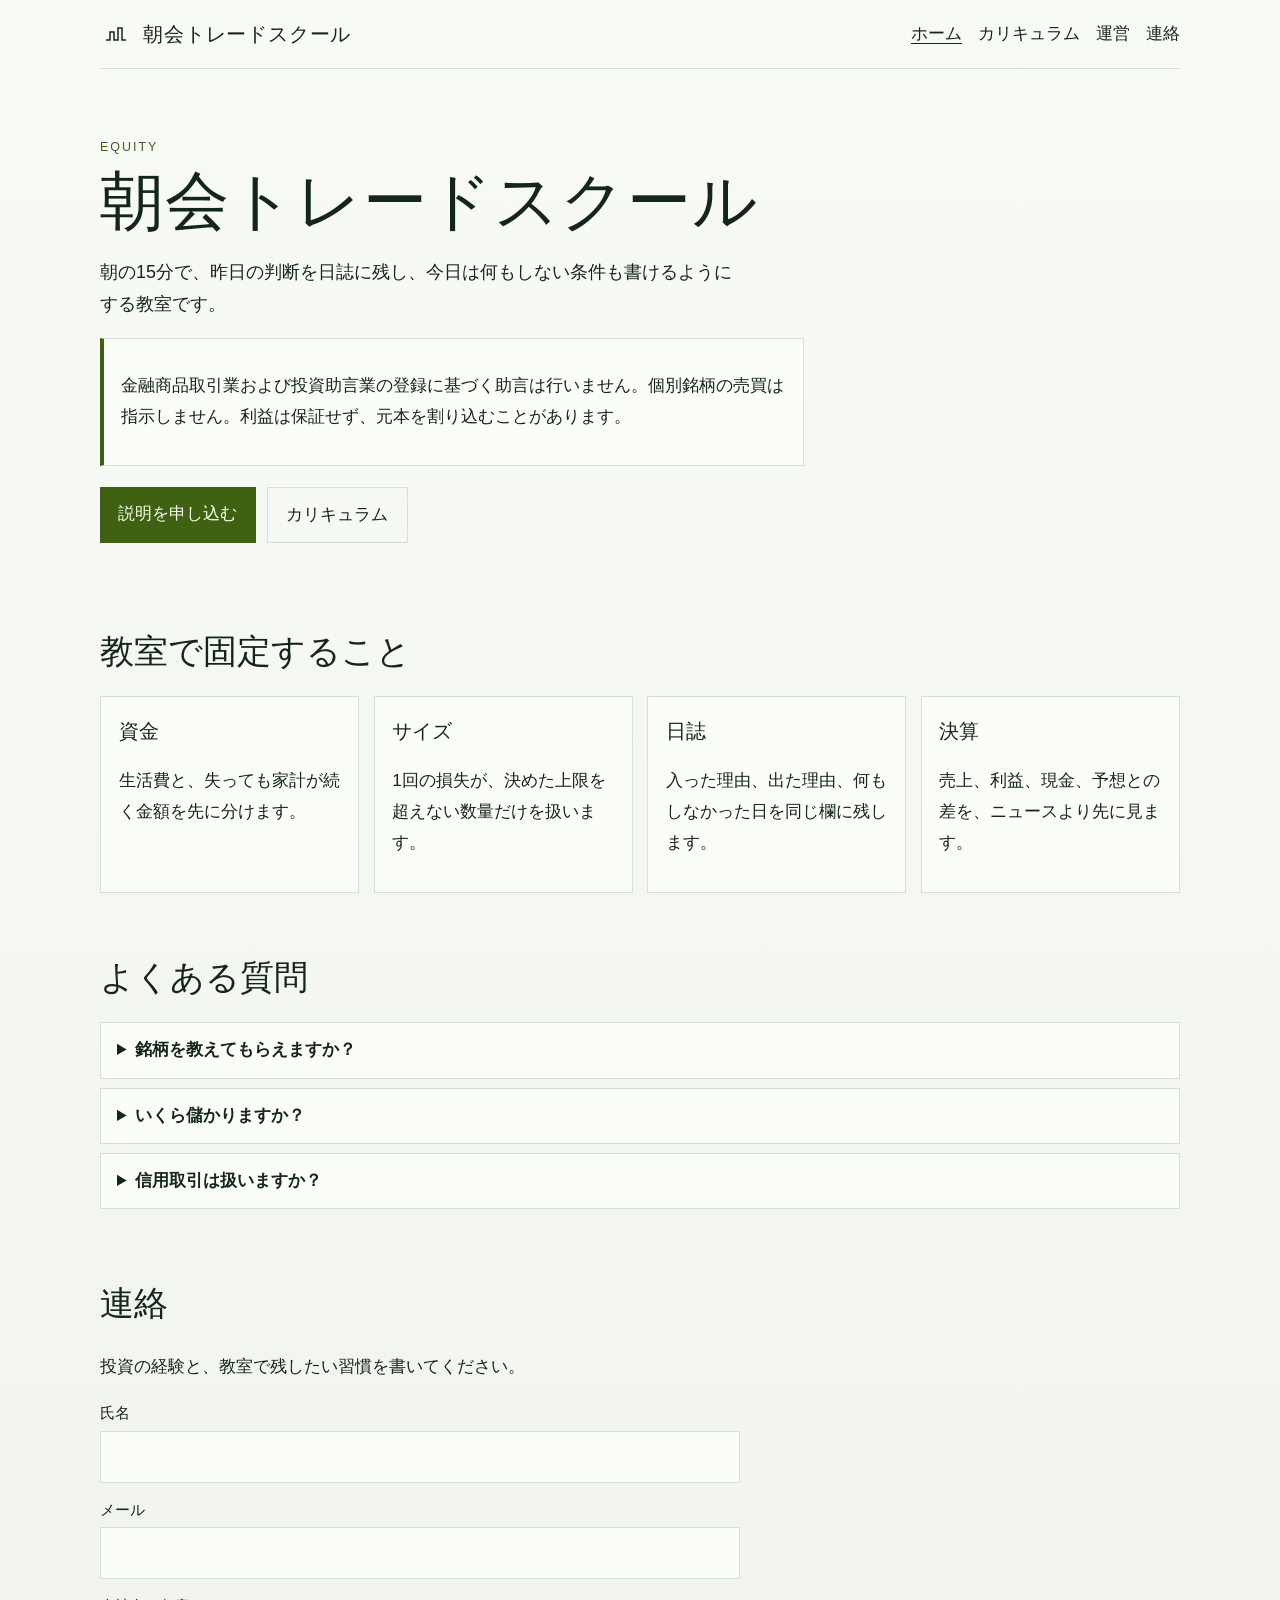
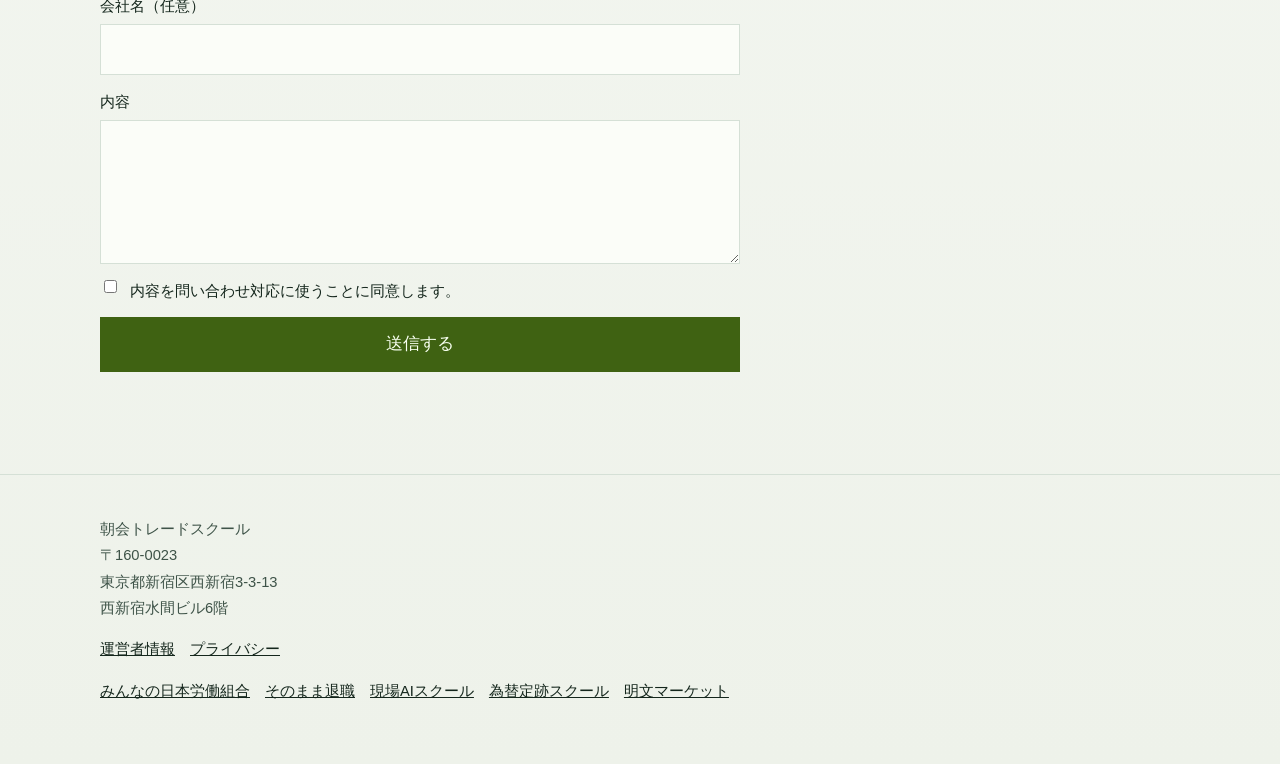
<file: index.html>
<!doctype html>
<html lang="ja">
<head>
  <meta charset="utf-8">
  <meta name="viewport" content="width=device-width, initial-scale=1">
  <title>記録と資金管理の株の教室｜朝会トレードスクール</title>
  <meta name="description" content="個別銘柄の売買指示はしません。日誌、サイズ、決算の読み方を扱うスクールです。">
  <link rel="canonical" href="https://y5lc3p7d.pro/">
  <link rel="stylesheet" href="/assets/base.css">
  <link rel="stylesheet" href="/assets/kabu.css">
</head>
<body>
  <a class="skip" href="#main">本文へ</a>
  <header class="wrap site-header">
    <a class="brand" href="/"><svg class="mark" viewBox="0 0 32 32" aria-hidden="true"><path d="M6 22h4V14h4v8h4V10h4v12h4" fill="none" stroke="currentColor" stroke-width="1.5"/></svg>朝会トレードスクール</a>
    <nav aria-label="主要"><a href="/" aria-current="page">ホーム</a><a href="/curriculum.html">カリキュラム</a><a href="/operator.html">運営</a><a href="/#contact">連絡</a></nav>
  </header>
  <main id="main" class="wrap">
      <section class="hero"><p class="eyebrow">EQUITY</p><h1>朝会トレードスクール</h1>
      <p class="lede">朝の15分で、昨日の判断を日誌に残し、今日は何もしない条件も書けるようにする教室です。</p>
      <div class="notice"><p>金融商品取引業および投資助言業の登録に基づく助言は行いません。個別銘柄の売買は指示しません。利益は保証せず、元本を割り込むことがあります。</p></div>
      <p class="actions"><a class="button" href="#contact">説明を申し込む</a><a class="button secondary" href="/curriculum.html">カリキュラム</a></p></section>
      <section><h2>教室で固定すること</h2><div class="grid">
        <article class="card"><h3>資金</h3><p>生活費と、失っても家計が続く金額を先に分けます。</p></article>
        <article class="card"><h3>サイズ</h3><p>1回の損失が、決めた上限を超えない数量だけを扱います。</p></article>
        <article class="card"><h3>日誌</h3><p>入った理由、出た理由、何もしなかった日を同じ欄に残します。</p></article>
        <article class="card"><h3>決算</h3><p>売上、利益、現金、予想との差を、ニュースより先に見ます。</p></article>
      </div></section>
      <section><h2>よくある質問</h2><details><summary>銘柄を教えてもらえますか？</summary><p>教えません。見る順序と、見送りの条件を扱います。</p></details><details><summary>いくら儲かりますか？</summary><p>分かりません。過去の上手くいった話は、これからの結果になりません。</p></details><details><summary>信用取引は扱いますか？</summary><p>入門の課程では扱いません。借りたお金での売買は教材にしません。</p></details></section>
      <section id="contact"><h2>連絡</h2><p>投資の経験と、教室で残したい習慣を書いてください。</p>
    <form data-contact>
      <label>氏名<input name="name" required maxlength="80" autocomplete="name"></label>
      <label>メール<input name="email" type="email" required maxlength="120" autocomplete="email"></label>
      <label>会社名（任意）<input name="company" maxlength="120"></label>
      <label>内容<textarea name="message" required maxlength="2000"></textarea></label>
      <label class="check"><input name="consent" type="checkbox" value="yes" required><span>内容を問い合わせ対応に使うことに同意します。</span></label>
      <label class="hp">会社サイト<input name="company_website" tabindex="-1" autocomplete="off"></label>
      <button type="submit">送信する</button>
      <p class="status" data-status role="status"></p>
    </form></section></main>
  <footer><div class="wrap"><p>朝会トレードスクール<br>〒160-0023<br>東京都新宿区西新宿3-3-13<br>西新宿水間ビル6階</p><p><a href="/operator.html">運営者情報</a>　<a href="/privacy.html">プライバシー</a></p><p><a href="https://ケイイレブン予約.jp/">みんなの日本労働組合</a>　<a href="https://znt8k2wm.jp/">そのまま退職</a>　<a href="https://icvy8m2x.online/">現場AIスクール</a>　<a href="https://znted0a26.tokyo/">為替定跡スクール</a>　<a href="https://l3qc8z5k.support/">明文マーケット</a></p></div></footer>
  <script src="/assets/form.js"></script>
</body>
</html>
</file>
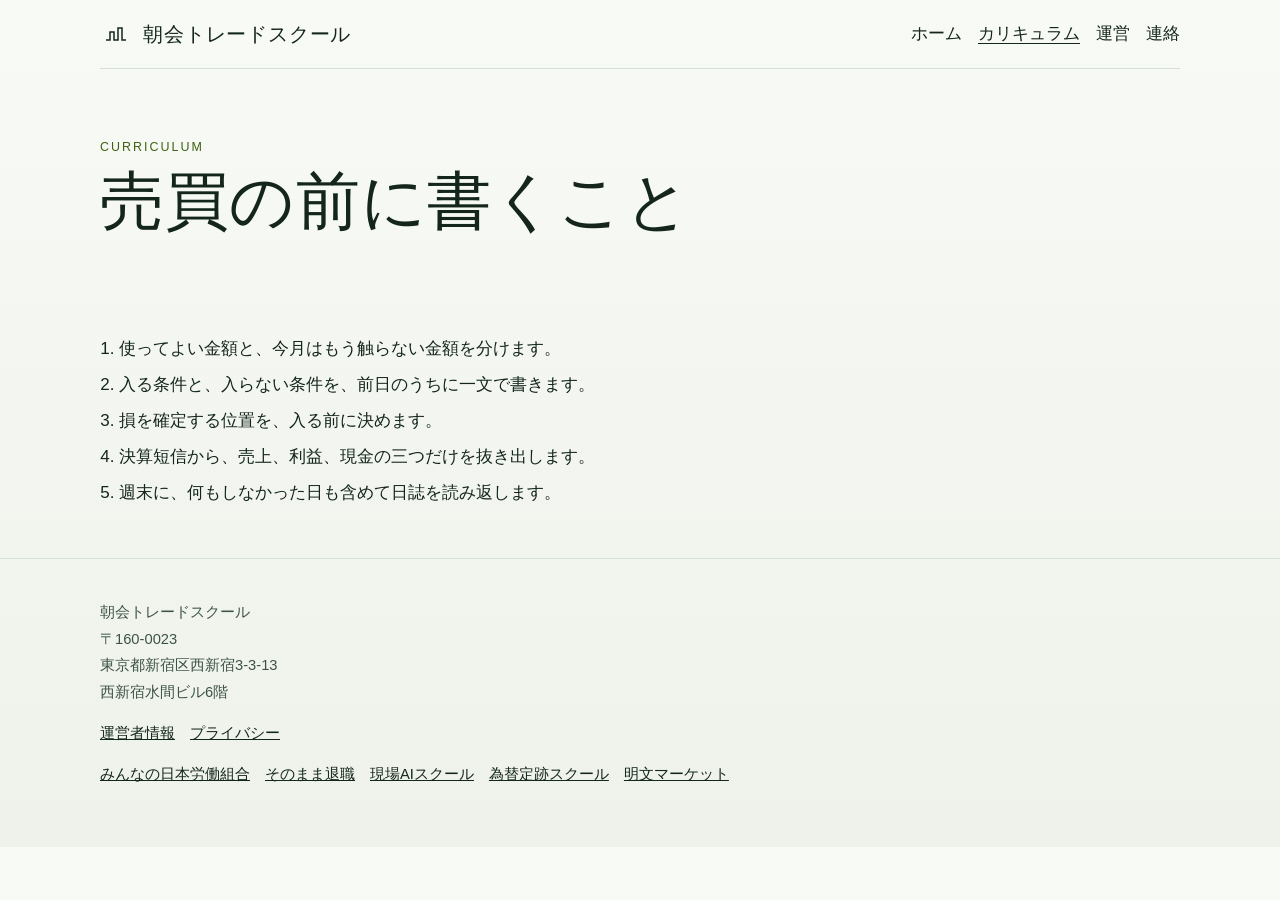
<file: curriculum.html>
<!doctype html>
<html lang="ja">
<head>
  <meta charset="utf-8">
  <meta name="viewport" content="width=device-width, initial-scale=1">
  <title>カリキュラム｜朝会トレードスクール</title>
  <meta name="description" content="朝会トレードスクールで繰り返す内容です。">
  <link rel="canonical" href="https://y5lc3p7d.pro/curriculum.html">
  <link rel="stylesheet" href="/assets/base.css">
  <link rel="stylesheet" href="/assets/kabu.css">
</head>
<body>
  <a class="skip" href="#main">本文へ</a>
  <header class="wrap site-header">
    <a class="brand" href="/"><svg class="mark" viewBox="0 0 32 32" aria-hidden="true"><path d="M6 22h4V14h4v8h4V10h4v12h4" fill="none" stroke="currentColor" stroke-width="1.5"/></svg>朝会トレードスクール</a>
    <nav aria-label="主要"><a href="/">ホーム</a><a href="/curriculum.html" aria-current="page">カリキュラム</a><a href="/operator.html">運営</a><a href="/#contact">連絡</a></nav>
  </header>
  <main id="main" class="wrap">
      <section class="hero"><p class="eyebrow">CURRICULUM</p><h1>売買の前に書くこと</h1></section>
      <section><ol class="steps">
        <li>使ってよい金額と、今月はもう触らない金額を分けます。</li>
        <li>入る条件と、入らない条件を、前日のうちに一文で書きます。</li>
        <li>損を確定する位置を、入る前に決めます。</li>
        <li>決算短信から、売上、利益、現金の三つだけを抜き出します。</li>
        <li>週末に、何もしなかった日も含めて日誌を読み返します。</li>
      </ol></section></main>
  <footer><div class="wrap"><p>朝会トレードスクール<br>〒160-0023<br>東京都新宿区西新宿3-3-13<br>西新宿水間ビル6階</p><p><a href="/operator.html">運営者情報</a>　<a href="/privacy.html">プライバシー</a></p><p><a href="https://ケイイレブン予約.jp/">みんなの日本労働組合</a>　<a href="https://znt8k2wm.jp/">そのまま退職</a>　<a href="https://icvy8m2x.online/">現場AIスクール</a>　<a href="https://znted0a26.tokyo/">為替定跡スクール</a>　<a href="https://l3qc8z5k.support/">明文マーケット</a></p></div></footer>
  <script src="/assets/form.js"></script>
</body>
</html>
</file>
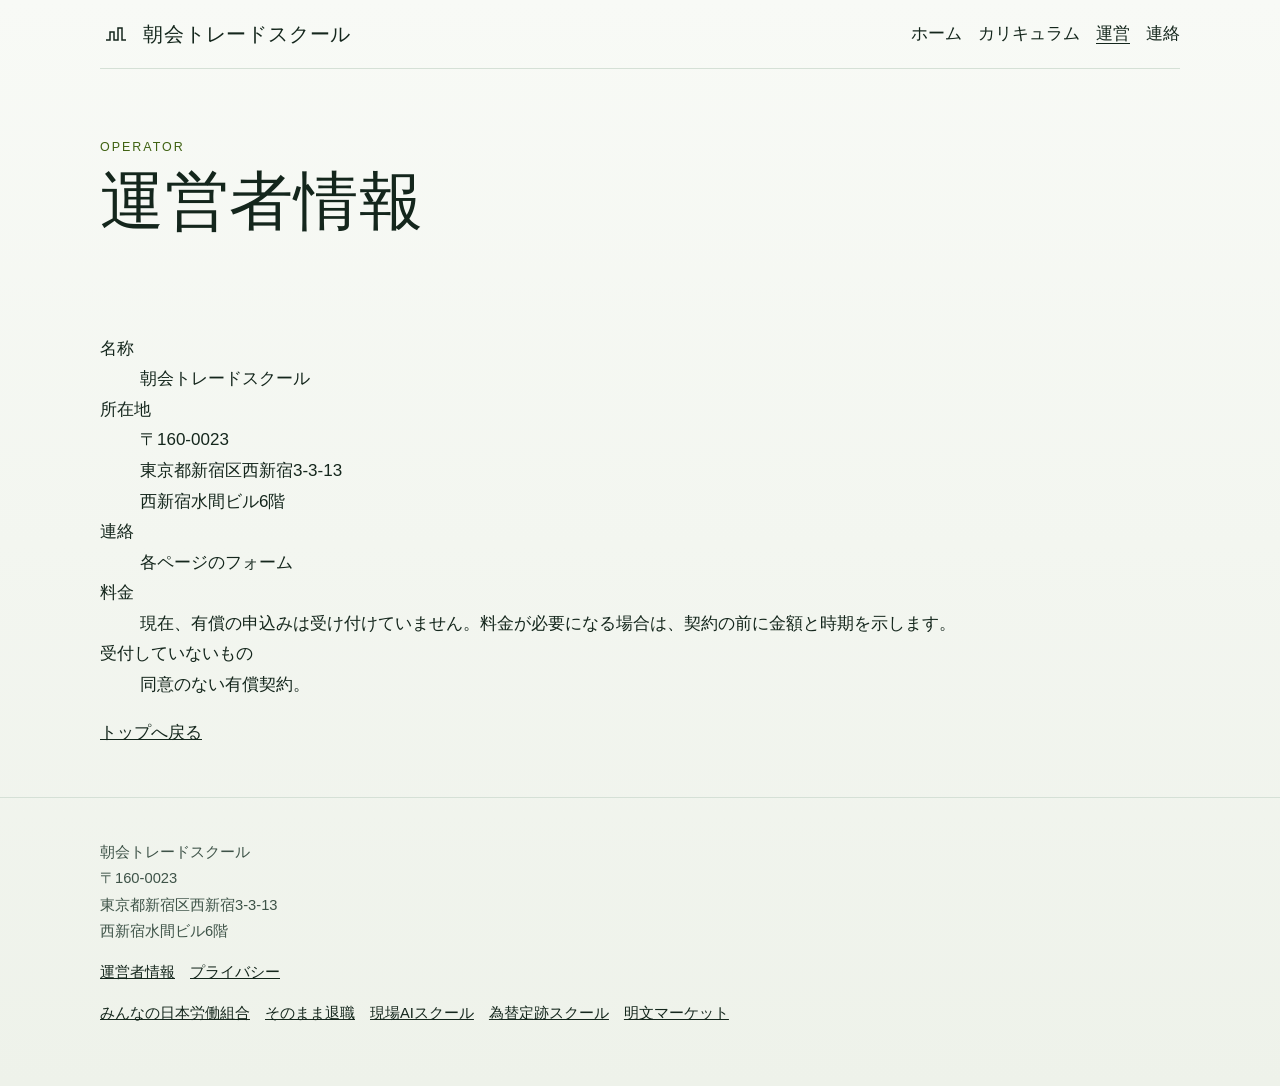
<file: operator.html>
<!doctype html>
<html lang="ja">
<head>
  <meta charset="utf-8">
  <meta name="viewport" content="width=device-width, initial-scale=1">
  <title>運営者情報｜朝会トレードスクール</title>
  <meta name="description" content="朝会トレードスクールの所在地と受付範囲です。">
  <link rel="canonical" href="https://y5lc3p7d.pro/operator.html">
  <link rel="stylesheet" href="/assets/base.css">
  <link rel="stylesheet" href="/assets/kabu.css">
</head>
<body>
  <a class="skip" href="#main">本文へ</a>
  <header class="wrap site-header">
    <a class="brand" href="/"><svg class="mark" viewBox="0 0 32 32" aria-hidden="true"><path d="M6 22h4V14h4v8h4V10h4v12h4" fill="none" stroke="currentColor" stroke-width="1.5"/></svg>朝会トレードスクール</a>
    <nav aria-label="主要"><a href="/">ホーム</a><a href="/curriculum.html">カリキュラム</a><a href="/operator.html" aria-current="page">運営</a><a href="/#contact">連絡</a></nav>
  </header>
  <main id="main" class="wrap">
      <section class="hero"><p class="eyebrow">OPERATOR</p><h1>運営者情報</h1></section>
      <section><dl>
        <dt>名称</dt><dd>朝会トレードスクール</dd>
        <dt>所在地</dt><dd>〒160-0023<br>東京都新宿区西新宿3-3-13<br>西新宿水間ビル6階</dd>
        <dt>連絡</dt><dd>各ページのフォーム</dd>
        <dt>料金</dt><dd>現在、有償の申込みは受け付けていません。料金が必要になる場合は、契約の前に金額と時期を示します。</dd>
        <dt>受付していないもの</dt><dd>同意のない有償契約。</dd>
      </dl><p><a href="/">トップへ戻る</a></p></section></main>
  <footer><div class="wrap"><p>朝会トレードスクール<br>〒160-0023<br>東京都新宿区西新宿3-3-13<br>西新宿水間ビル6階</p><p><a href="/operator.html">運営者情報</a>　<a href="/privacy.html">プライバシー</a></p><p><a href="https://ケイイレブン予約.jp/">みんなの日本労働組合</a>　<a href="https://znt8k2wm.jp/">そのまま退職</a>　<a href="https://icvy8m2x.online/">現場AIスクール</a>　<a href="https://znted0a26.tokyo/">為替定跡スクール</a>　<a href="https://l3qc8z5k.support/">明文マーケット</a></p></div></footer>
  <script src="/assets/form.js"></script>
</body>
</html>
</file>
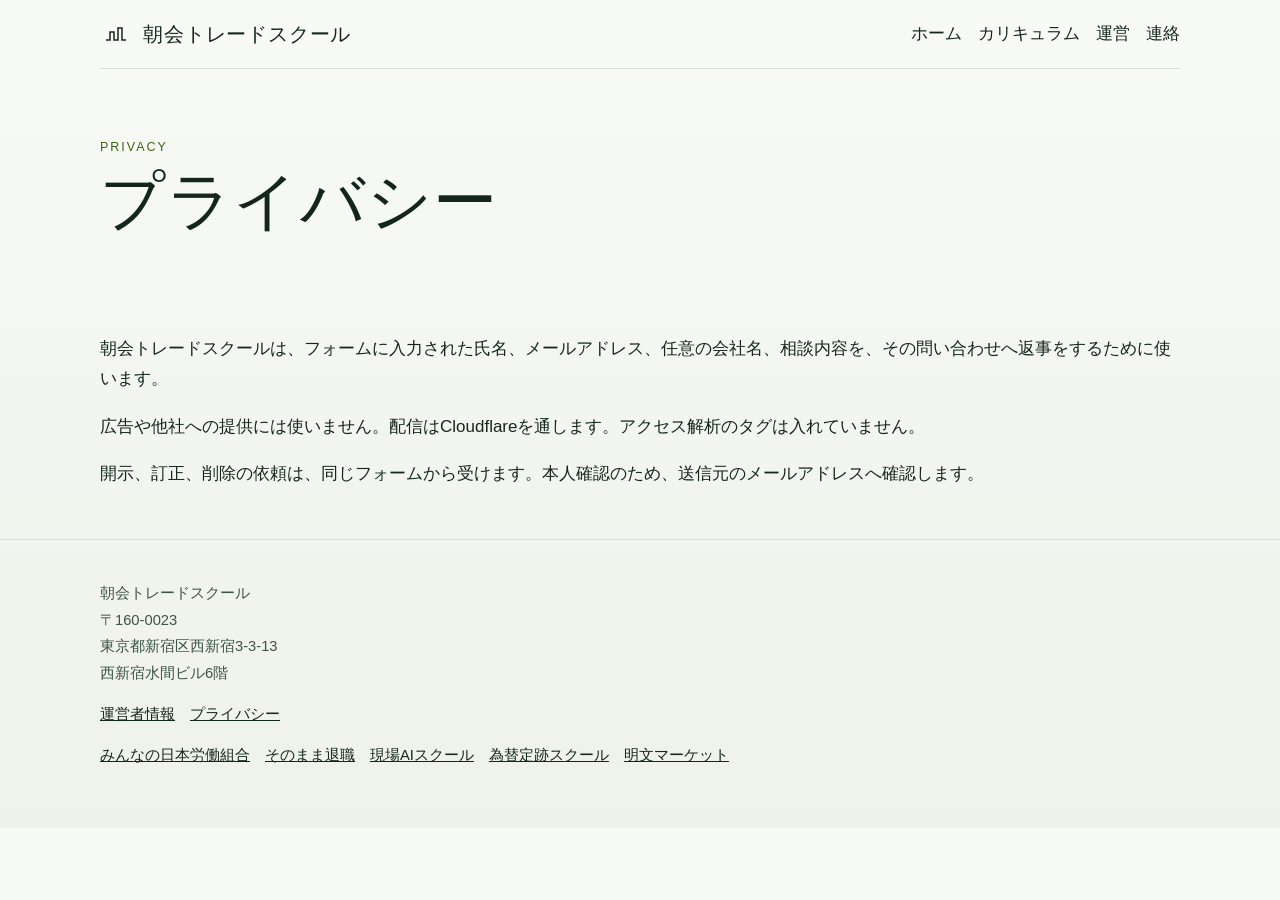
<file: privacy.html>
<!doctype html>
<html lang="ja">
<head>
  <meta charset="utf-8">
  <meta name="viewport" content="width=device-width, initial-scale=1">
  <title>プライバシー｜朝会トレードスクール</title>
  <meta name="description" content="朝会トレードスクールが問い合わせで受け取る情報の扱いです。">
  <link rel="canonical" href="https://y5lc3p7d.pro/privacy.html">
  <link rel="stylesheet" href="/assets/base.css">
  <link rel="stylesheet" href="/assets/kabu.css">
</head>
<body>
  <a class="skip" href="#main">本文へ</a>
  <header class="wrap site-header">
    <a class="brand" href="/"><svg class="mark" viewBox="0 0 32 32" aria-hidden="true"><path d="M6 22h4V14h4v8h4V10h4v12h4" fill="none" stroke="currentColor" stroke-width="1.5"/></svg>朝会トレードスクール</a>
    <nav aria-label="主要"><a href="/">ホーム</a><a href="/curriculum.html">カリキュラム</a><a href="/operator.html">運営</a><a href="/#contact">連絡</a></nav>
  </header>
  <main id="main" class="wrap">
      <section class="hero"><p class="eyebrow">PRIVACY</p><h1>プライバシー</h1></section>
      <section><p>朝会トレードスクールは、フォームに入力された氏名、メールアドレス、任意の会社名、相談内容を、その問い合わせへ返事をするために使います。</p>
      <p>広告や他社への提供には使いません。配信はCloudflareを通します。アクセス解析のタグは入れていません。</p>
      <p>開示、訂正、削除の依頼は、同じフォームから受けます。本人確認のため、送信元のメールアドレスへ確認します。</p></section></main>
  <footer><div class="wrap"><p>朝会トレードスクール<br>〒160-0023<br>東京都新宿区西新宿3-3-13<br>西新宿水間ビル6階</p><p><a href="/operator.html">運営者情報</a>　<a href="/privacy.html">プライバシー</a></p><p><a href="https://ケイイレブン予約.jp/">みんなの日本労働組合</a>　<a href="https://znt8k2wm.jp/">そのまま退職</a>　<a href="https://icvy8m2x.online/">現場AIスクール</a>　<a href="https://znted0a26.tokyo/">為替定跡スクール</a>　<a href="https://l3qc8z5k.support/">明文マーケット</a></p></div></footer>
  <script src="/assets/form.js"></script>
</body>
</html>
</file>
<file: assets/base.css>
:root {
  --bg: #f6f1e8;
  --ink: #1c1917;
  --muted: #57534e;
  --line: #e7e0d6;
  --accent: #9a3412;
  --accent-ink: #fffaf5;
  --paper: #fffdf8;
  --font: "Iowan Old Style", "Hiragino Mincho ProN", "Yu Mincho", "YuMincho", serif;
  --sans: "Hiragino Sans", "Hiragino Kaku Gothic ProN", "Yu Gothic", "YuGothic", sans-serif;
}

* { box-sizing: border-box; }
html { scroll-behavior: smooth; }
body {
  margin: 0;
  background: var(--bg);
  color: var(--ink);
  font-family: var(--sans);
  font-size: 17px;
  line-height: 1.8;
}
img, svg { max-width: 100%; }
a { color: inherit; }
.skip {
  position: absolute;
  left: 0.8rem;
  top: -3rem;
  background: var(--paper);
  padding: 0.4rem 0.7rem;
}
.skip:focus { top: 0.8rem; }
.wrap { width: min(1080px, calc(100% - 2rem)); margin-inline: auto; }
.site-header {
  display: flex;
  justify-content: space-between;
  gap: 1rem 1.5rem;
  align-items: center;
  padding: 1rem 0;
  border-bottom: 1px solid var(--line);
}
.brand {
  display: flex;
  align-items: center;
  gap: 0.7rem;
  font-family: var(--font);
  font-size: 1.25rem;
  letter-spacing: 0.04em;
  text-decoration: none;
}
.mark { width: 2rem; height: 2rem; flex: none; }
nav { display: flex; flex-wrap: wrap; gap: 0.35rem 1rem; }
nav a { text-decoration: none; }
nav a:hover, nav a[aria-current="page"] { text-decoration: underline; text-underline-offset: 0.25em; }
.hero { padding: 4.2rem 0 2.4rem; }
.eyebrow {
  margin: 0;
  letter-spacing: 0.16em;
  font-size: 0.78rem;
  color: var(--accent);
}
h1, h2, h3 { font-family: var(--font); font-weight: 500; }
h1 {
  font-size: clamp(2.15rem, 5vw, 4.1rem);
  line-height: 1.18;
  margin: 0.35rem 0 1rem;
  letter-spacing: 0.01em;
}
h2 { font-size: clamp(1.6rem, 3vw, 2.15rem); margin: 0 0 0.8rem; }
h3 { font-size: 1.25rem; margin: 0 0 0.4rem; }
.lede { font-size: 1.12rem; max-width: 40rem; margin-top: 0; }
.notice {
  max-width: 44rem;
  background: var(--paper);
  border: 1px solid var(--line);
  border-left: 4px solid var(--accent);
  padding: 0.95rem 1.05rem;
}
.actions { display: flex; flex-wrap: wrap; gap: 0.7rem; margin-top: 1.3rem; }
.button, button {
  font: inherit;
  display: inline-block;
  background: var(--accent);
  color: var(--accent-ink);
  text-decoration: none;
  border: 0;
  padding: 0.75rem 1.15rem;
  cursor: pointer;
}
.button.secondary {
  background: transparent;
  color: var(--ink);
  border: 1px solid var(--line);
}
.grid { display: grid; grid-template-columns: repeat(auto-fit, minmax(230px, 1fr)); gap: 0.9rem; }
.card, .list-card {
  background: var(--paper);
  border: 1px solid var(--line);
  padding: 1.05rem 1.1rem;
}
.list-card { text-decoration: none; display: block; }
.list-card:hover { border-color: var(--accent); }
.list-card span { color: var(--muted); }
section { padding: 1.4rem 0 2rem; }
ol.steps, ul.plain { padding-left: 1.2rem; }
ol.steps li, ul.plain li { margin: 0.35rem 0; }
details {
  background: var(--paper);
  border: 1px solid var(--line);
  padding: 0.75rem 1rem;
  margin: 0.55rem 0;
}
summary { cursor: pointer; font-weight: 600; }
form { display: grid; gap: 0.8rem; max-width: 40rem; }
label { display: grid; gap: 0.28rem; font-size: 0.95rem; }
input, textarea {
  font: inherit;
  color: inherit;
  background: var(--paper);
  border: 1px solid var(--line);
  padding: 0.7rem 0.75rem;
}
textarea { min-height: 9rem; resize: vertical; }
.check { grid-template-columns: auto 1fr; align-items: start; gap: 0.6rem; }
.hp { position: absolute; left: -9999px; }
.status { min-height: 1.5rem; }
footer {
  border-top: 1px solid var(--line);
  padding: 1.6rem 0 2.8rem;
  color: var(--muted);
  font-size: 0.92rem;
}
footer a { color: var(--ink); }
:focus-visible { outline: 2px solid var(--accent); outline-offset: 3px; }
@media (max-width: 720px) {
  .site-header { align-items: flex-start; flex-direction: column; }
  .hero { padding-top: 2.6rem; }
}
</file>
<file: assets/kabu.css>
:root {
  --bg: #f2f5f1;
  --ink: #14261c;
  --muted: #3e5348;
  --line: #d5e0d6;
  --accent: #3f6212;
  --accent-ink: #f7ffef;
  --paper: #fbfdf8;
}
body { background: linear-gradient(180deg, #f8faf6, #eef2ea); }
</file>
